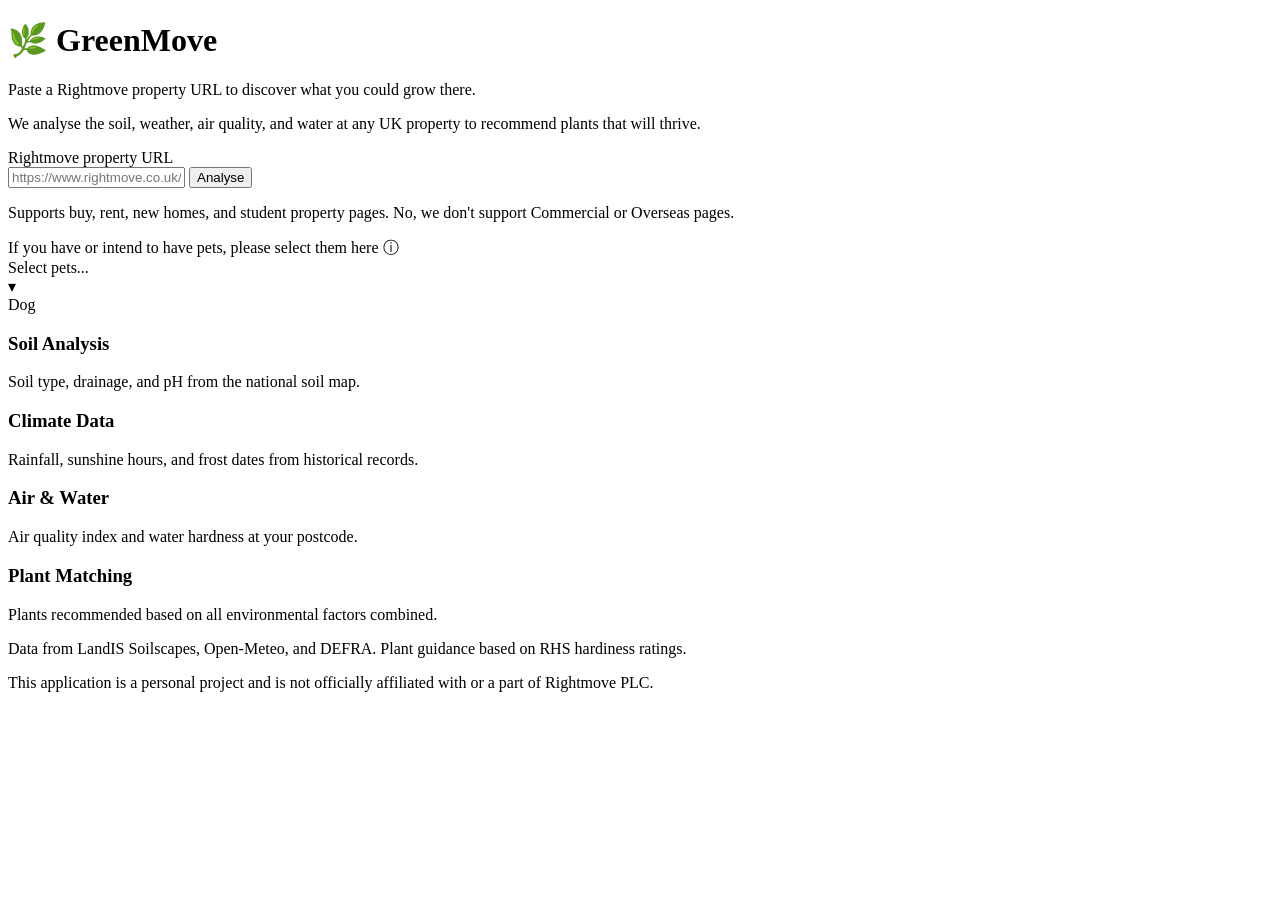
<file: src/main/resources/templates/index.html>
<!DOCTYPE html>
<html xmlns:th="http://www.thymeleaf.org">
<head>
    <meta charset="UTF-8">
    <meta name="viewport" content="width=device-width, initial-scale=1.0">
    <title>GreenMove</title>
    <link rel="stylesheet" th:href="@{/css/style.css}">
</head>
<body>
    <div class="container">
        <header class="hero">
            <h1>&#127807; GreenMove</h1>
            <p class="subtitle">Paste a Rightmove property URL to discover what you could grow there.</p>
            <p class="description">We analyse the soil, weather, air quality, and water at any UK property to recommend plants that will thrive.</p>
        </header>

        <main>
            <form action="/search" method="post" class="search-form" id="search-form">
                <label for="rightmoveUrl">Rightmove property URL</label>
                <div class="input-group">
                    <input type="url" id="rightmoveUrl" name="rightmoveUrl"
                           placeholder="https://www.rightmove.co.uk/properties/123456789"
                           required>
                    <button type="submit" id="search-btn">Analyse</button>
                </div>
                <p class="hint">Supports buy, rent, new homes, and student property pages. No, we don't support Commercial or Overseas pages.</p>

                <div class="pet-selector">
                    <label>If you have or intend to have pets, please select them here <span class="tooltip-trigger" data-tooltip="Toxic plants will be filtered out">&#9432;</span></label>
                    <div class="pet-dropdown" id="pet-dropdown">
                        <div class="pet-dropdown-trigger" id="pet-trigger">
                            <span class="pet-placeholder" id="pet-placeholder">Select pets...</span>
                            <div class="pet-chips" id="pet-chips"></div>
                            <span class="pet-arrow">&#9662;</span>
                        </div>
                        <div class="pet-dropdown-menu" id="pet-menu">
                            <div class="pet-option" th:each="entry : ${petOptions}"
                                 th:data-value="${entry.key}"
                                 th:text="${entry.value}">Dog</div>
                        </div>
                    </div>
                </div>
            </form>

            <section class="features">
                <div class="feature">
                    <h3>Soil Analysis</h3>
                    <p>Soil type, drainage, and pH from the national soil map.</p>
                </div>
                <div class="feature">
                    <h3>Climate Data</h3>
                    <p>Rainfall, sunshine hours, and frost dates from historical records.</p>
                </div>
                <div class="feature">
                    <h3>Air &amp; Water</h3>
                    <p>Air quality index and water hardness at your postcode.</p>
                </div>
                <div class="feature">
                    <h3>Plant Matching</h3>
                    <p>Plants recommended based on all environmental factors combined.</p>
                </div>
            </section>
        </main>

        <footer>
            <p>Data from LandIS Soilscapes, Open-Meteo, and DEFRA. Plant guidance based on RHS hardiness ratings.</p>
            <p>This application is a personal project and is not officially affiliated with or a part of Rightmove PLC.</p>
        </footer>
    </div>
    <script>
        (function() {
            var dropdown = document.getElementById('pet-dropdown');
            var trigger = document.getElementById('pet-trigger');
            var menu = document.getElementById('pet-menu');
            var chipsEl = document.getElementById('pet-chips');
            var placeholder = document.getElementById('pet-placeholder');
            var form = document.getElementById('search-form');
            var selected = new Set();

            trigger.addEventListener('click', function(e) {
                if (e.target.classList.contains('chip-remove')) return;
                dropdown.classList.toggle('open');
            });

            document.addEventListener('click', function(e) {
                if (!dropdown.contains(e.target)) {
                    dropdown.classList.remove('open');
                }
            });

            menu.querySelectorAll('.pet-option').forEach(function(opt) {
                opt.addEventListener('click', function() {
                    var val = opt.dataset.value;
                    if (selected.has(val)) {
                        selected.delete(val);
                        opt.classList.remove('selected');
                    } else {
                        selected.add(val);
                        opt.classList.add('selected');
                    }
                    renderChips();
                });
            });

            function renderChips() {
                chipsEl.innerHTML = '';
                form.querySelectorAll('input[name="pets"]').forEach(function(i) { i.remove(); });

                selected.forEach(function(val) {
                    var opt = menu.querySelector('[data-value="' + val + '"]');
                    var chip = document.createElement('span');
                    chip.className = 'pet-chip';
                    chip.innerHTML = opt.textContent + '<span class="chip-remove" data-val="' + val + '">&times;</span>';
                    chipsEl.appendChild(chip);

                    var input = document.createElement('input');
                    input.type = 'hidden';
                    input.name = 'pets';
                    input.value = val;
                    form.appendChild(input);
                });

                placeholder.style.display = selected.size > 0 ? 'none' : '';
            }

            chipsEl.addEventListener('click', function(e) {
                if (e.target.classList.contains('chip-remove')) {
                    var val = e.target.dataset.val;
                    selected.delete(val);
                    menu.querySelector('[data-value="' + val + '"]').classList.remove('selected');
                    renderChips();
                    e.stopPropagation();
                }
            });

            form.addEventListener('submit', function(e) {
                var urlInput = document.getElementById('rightmoveUrl');
                var match = urlInput.value.match(/\/properties\/(\d+)/);
                if (match) {
                    e.preventDefault();
                    var propertyId = match[1];
                    var url = '/property/' + propertyId;
                    if (selected.size > 0) {
                        url += '?pets=' + Array.from(selected).map(function(p) { return encodeURIComponent(p); }).join(',');
                    }
                    window.location.href = url;
                }
            });
        })();
    </script>
</body>
</html>
</file>
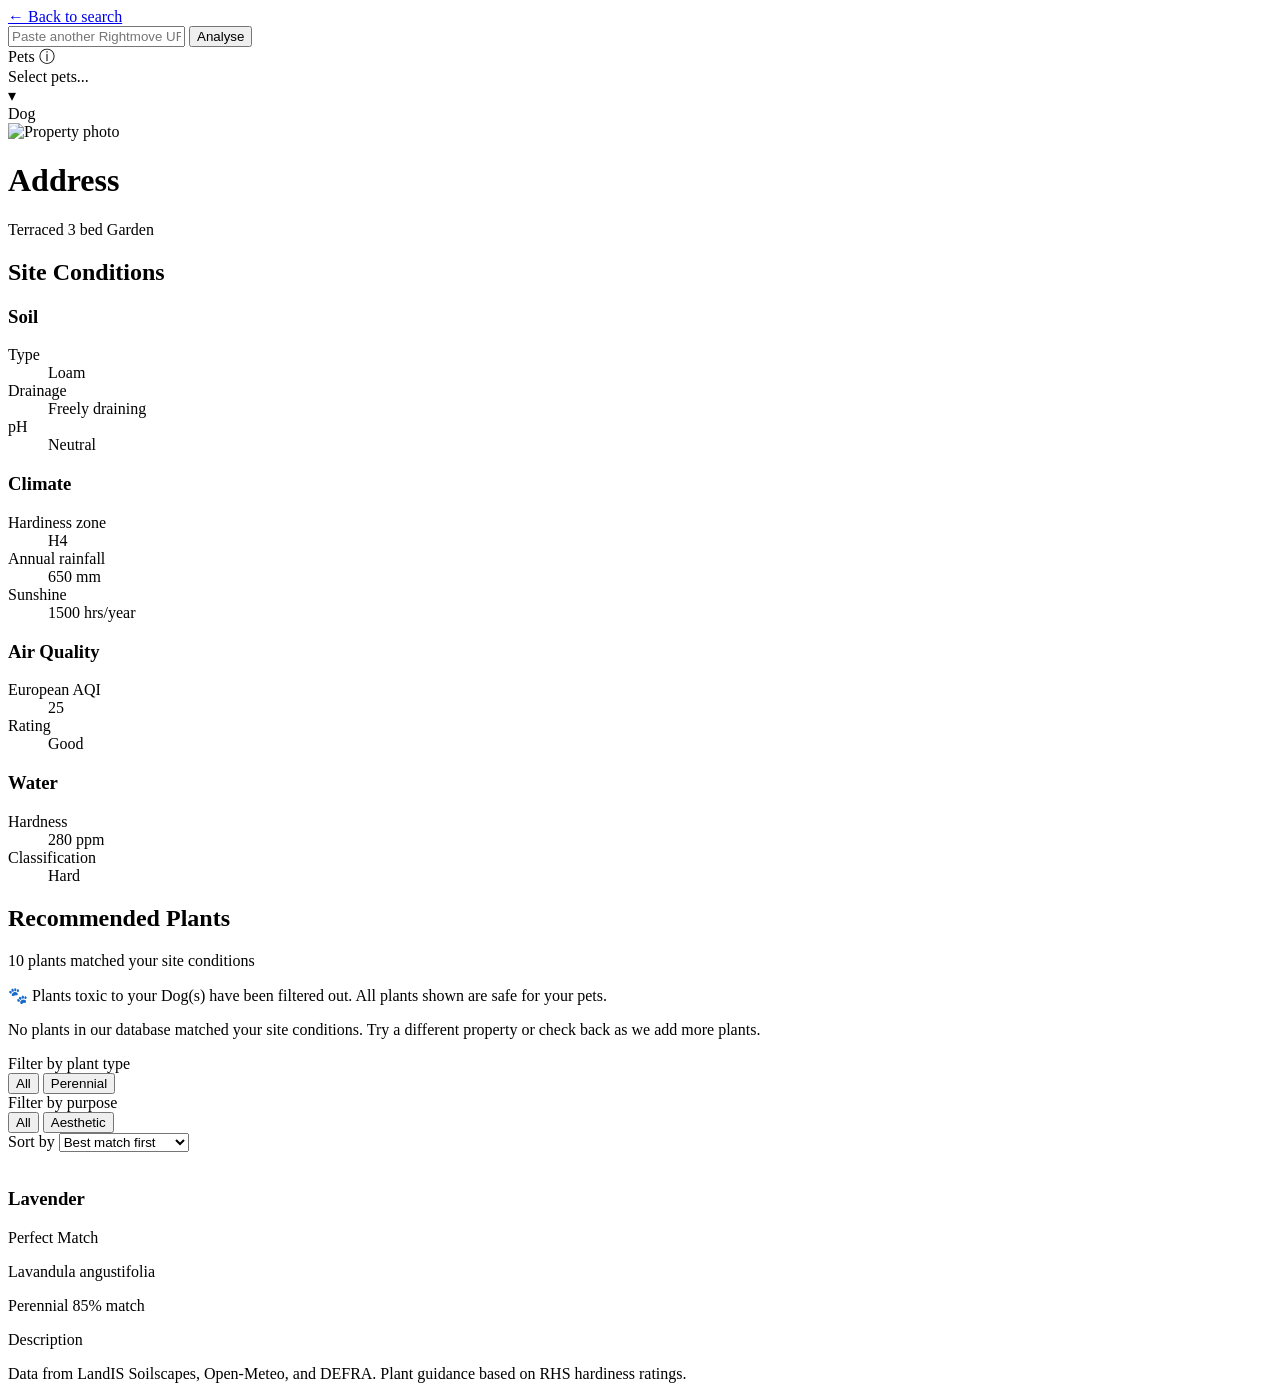
<file: src/main/resources/templates/results.html>
<!DOCTYPE html>
<html xmlns:th="http://www.thymeleaf.org">
<head>
    <meta charset="UTF-8">
    <meta name="viewport" content="width=device-width, initial-scale=1.0">
    <title th:text="${property.displayAddress} + ' — GreenMove'">Results — GreenMove</title>
    <link rel="stylesheet" th:href="@{/css/style.css}">
</head>
<body>
    <div class="container container-wide">
        <header>
            <a href="/" class="back-link">&larr; Back to search</a>
            <form action="/search" method="post" class="results-search-form" id="results-search-form">
                <div class="results-search-row">
                    <input type="url" name="rightmoveUrl" placeholder="Paste another Rightmove URL..." required>
                    <button type="submit">Analyse</button>
                </div>
                <div class="pet-selector pet-selector-compact">
                    <label>Pets <span class="tooltip-trigger" data-tooltip="Toxic plants will be filtered out">&#9432;</span></label>
                    <div class="pet-dropdown" id="pet-dropdown">
                        <div class="pet-dropdown-trigger" id="pet-trigger">
                            <span class="pet-placeholder" id="pet-placeholder">Select pets...</span>
                            <div class="pet-chips" id="pet-chips"></div>
                            <span class="pet-arrow">&#9662;</span>
                        </div>
                        <div class="pet-dropdown-menu" id="pet-menu">
                            <div class="pet-option" th:each="entry : ${petOptions}"
                                 th:data-value="${entry.key}"
                                 th:classappend="${#lists.contains(selectedPets, entry.key)} ? 'selected'"
                                 th:text="${entry.value}">Dog</div>
                        </div>
                    </div>
                </div>
            </form>
            <div class="property-header">
                <img th:if="${property.imageUrl != null}" th:src="${property.imageUrl}" alt="Property photo" class="property-image">
                <div class="property-header-text">
                    <h1 th:text="${property.displayAddress}">Address</h1>
                    <div class="property-meta">
                        <span class="badge" th:text="${property.propertyType}">Terraced</span>
                        <span class="badge" th:if="${property.bedrooms > 0}"
                              th:text="${property.bedrooms} + ' bed'">3 bed</span>
                        <span class="badge" th:classappend="${property.hasGarden} ? 'badge-green' : 'badge-grey'"
                              th:text="${property.hasGarden} ? 'Garden' : 'No garden'">Garden</span>
                    </div>
                </div>
            </div>
        </header>

        <main>
            <section class="site-conditions">
                <h2>Site Conditions</h2>
                <div class="conditions-grid">
                    <div class="condition-card">
                        <h3>Soil</h3>
                        <dl>
                            <dt>Type</dt>
                            <dd th:text="${#strings.capitalize(profile.soilType)}">Loam</dd>
                            <dt>Drainage</dt>
                            <dd th:text="${#strings.capitalize(profile.soilDrainage)}">Freely draining</dd>
                            <dt>pH</dt>
                            <dd th:text="${#strings.capitalize(profile.soilPhRange)}">Neutral</dd>
                        </dl>
                    </div>

                    <div class="condition-card">
                        <h3>Climate</h3>
                        <dl>
                            <dt>Hardiness zone</dt>
                            <dd th:text="${profile.rhsHardinessZone}">H4</dd>
                            <dt>Annual rainfall</dt>
                            <dd th:text="${#numbers.formatDecimal(profile.avgAnnualRainfall, 0, 0)} + ' mm'">650 mm</dd>
                            <dt>Sunshine</dt>
                            <dd th:text="${#numbers.formatDecimal(profile.avgSunshineHours, 0, 0)} + ' hrs/year'">1500 hrs/year</dd>
                        </dl>
                    </div>

                    <div class="condition-card">
                        <h3>Air Quality</h3>
                        <dl>
                            <dt>European AQI</dt>
                            <dd th:text="${profile.airQualityIndex}">25</dd>
                            <dt>Rating</dt>
                            <dd th:text="${profile.airQualityDescription}">Good</dd>
                        </dl>
                    </div>

                    <div class="condition-card">
                        <h3>Water</h3>
                        <dl>
                            <dt>Hardness</dt>
                            <dd th:text="${#numbers.formatDecimal(profile.waterHardnessPpm, 0, 0)} + ' ppm CaCO&#8323;'">280 ppm</dd>
                            <dt>Classification</dt>
                            <dd th:text="${profile.waterHardnessPpm > 300 ? 'Very hard' : (profile.waterHardnessPpm > 200 ? 'Hard' : (profile.waterHardnessPpm > 100 ? 'Moderate' : 'Soft'))}">Hard</dd>
                        </dl>
                    </div>
                </div>
            </section>

            <section class="plants-section">
                <h2 th:text="${property.hasGarden} ? 'Recommended Plants for Your Garden' : 'Recommended Indoor Plants'">
                    Recommended Plants
                </h2>
                <p class="plant-count"><span id="visible-count" th:text="${plantCount}">10</span> plants matched your site conditions</p>

                <div th:if="${!selectedPets.isEmpty()}" class="pet-info">
                    <span class="pet-info-icon">&#128062;</span>
                    <span th:text="${petFilterMessage}">Plants toxic to your Dog(s) have been filtered out. All plants shown are safe for your pets.</span>
                </div>

                <div th:if="${#lists.isEmpty(plants)}" class="no-results">
                    <p>No plants in our database matched your site conditions. Try a different property or check back as we add more plants.</p>
                </div>

                <div th:unless="${#lists.isEmpty(plants)}">
                    <div class="controls-bar">
                        <div class="controls-left">
                            <div class="control-group">
                                <label>Filter by plant type</label>
                                <div class="filter-chips" id="type-chips">
                                    <button class="filter-chip active" data-type="all">All</button>
                                    <button class="filter-chip" th:each="type : ${plantTypes}"
                                            th:data-type="${type}"
                                            th:text="${#strings.capitalize(type)}">Perennial</button>
                                </div>
                            </div>
                            <div class="control-group">
                                <label>Filter by purpose</label>
                                <div class="filter-chips" id="purpose-chips">
                                    <button class="filter-chip active" data-purpose="all">All</button>
                                    <button class="filter-chip" th:each="purpose : ${purposeTypes}"
                                            th:data-purpose="${purpose}"
                                            th:text="${#strings.capitalize(purpose)}">Aesthetic</button>
                                </div>
                            </div>
                        </div>
                        <div class="controls-right">
                            <div class="control-group">
                                <label for="sort-select">Sort by</label>
                                <select id="sort-select">
                                    <option value="suitability-desc" selected>Best match first</option>
                                    <option value="suitability-asc">Least suitable first</option>
                                    <option value="name-asc">Name A &rarr; Z</option>
                                    <option value="name-desc">Name Z &rarr; A</option>
                                </select>
                            </div>
                        </div>
                    </div>

                    <div class="plants-grid" id="plants-grid">
                        <div class="plant-card" th:each="plant : ${plants}"
                             th:data-plant-id="${plant.id}"
                             th:data-name="${plant.commonName}"
                             th:data-score="${plant.suitabilityScore}"
                             th:data-type="${plant.plantType}"
                             th:data-purpose="${plant.purpose}"
                             th:data-indoor="${plant.indoor}"
                             th:data-s-hardiness="${plant.hardinessScore}"
                             th:data-s-soil="${plant.soilScore}"
                             th:data-s-ph="${plant.phScore}"
                             th:data-s-drainage="${plant.drainageScore}"
                             th:data-s-pollution="${plant.pollutionScore}"
                             th:data-s-water="${plant.waterScore}"
                             th:data-r-hardiness="${plant.reqHardiness}"
                             th:data-r-soil="${plant.reqSoil}"
                             th:data-r-ph="${plant.reqPh}"
                             th:data-r-drainage="${plant.reqDrainage}"
                             th:data-r-pollution="${plant.reqPollutionTolerant}"
                             th:data-r-water="${plant.reqHardWaterTolerant}">
                            <img th:if="${plant.imageUrl != null}" th:src="${plant.imageUrl}" alt="" class="plant-image" loading="lazy">
                            <div class="plant-info">
                                <div class="plant-header">
                                    <h3 th:text="${plant.commonName}">Lavender</h3>
                                    <span class="suitability-badge"
                                          th:classappend="${plant.suitabilityScore >= 85 ? 'suitability-perfect' : (plant.suitabilityScore >= 70 ? 'suitability-great' : (plant.suitabilityScore >= 55 ? 'suitability-good' : 'suitability-try'))}"
                                          th:text="${plant.suitabilityLabel}">Perfect Match</span>
                                </div>
                                <p class="latin-name" th:text="${plant.latinName}">Lavandula angustifolia</p>
                                <div class="plant-tags">
                                    <span class="plant-type-badge" th:text="${plant.plantType}">Perennial</span>
                                    <span class="score-text" th:text="${plant.suitabilityScore} + '% match'">85% match</span>
                                </div>
                                <p class="plant-description" th:text="${plant.description}">Description</p>
                            </div>
                        </div>
                    </div>
                </div>
            </section>
        </main>

        <footer>
            <p>Data from LandIS Soilscapes, Open-Meteo, and DEFRA. Plant guidance based on RHS hardiness ratings.</p>
        </footer>
    </div>

    <div id="plant-tooltip" class="plant-tooltip"></div>

    <div id="shopping-panel" class="shopping-panel">
        <div id="shopping-panel-content"></div>
    </div>

    <script th:inline="javascript">
        (function() {
            /* Pet selector */
            var dropdown = document.getElementById('pet-dropdown');
            var trigger = document.getElementById('pet-trigger');
            var menu = document.getElementById('pet-menu');
            var chipsEl = document.getElementById('pet-chips');
            var placeholder = document.getElementById('pet-placeholder');
            var searchForm = document.getElementById('results-search-form');
            var selected = new Set();

            var initialPets = /*[[${selectedPets}]]*/ [];
            initialPets.forEach(function(p) { selected.add(p); });

            trigger.addEventListener('click', function(e) {
                if (e.target.classList.contains('chip-remove')) return;
                dropdown.classList.toggle('open');
            });

            document.addEventListener('click', function(e) {
                if (!dropdown.contains(e.target)) {
                    dropdown.classList.remove('open');
                }
            });

            menu.querySelectorAll('.pet-option').forEach(function(opt) {
                opt.addEventListener('click', function() {
                    var val = opt.dataset.value;
                    if (selected.has(val)) {
                        selected.delete(val);
                        opt.classList.remove('selected');
                    } else {
                        selected.add(val);
                        opt.classList.add('selected');
                    }
                    renderChips();
                });
            });

            function renderChips() {
                chipsEl.innerHTML = '';
                searchForm.querySelectorAll('input[name="pets"]').forEach(function(i) { i.remove(); });

                selected.forEach(function(val) {
                    var opt = menu.querySelector('[data-value="' + val + '"]');
                    var chip = document.createElement('span');
                    chip.className = 'pet-chip';
                    chip.innerHTML = opt.textContent + '<span class="chip-remove" data-val="' + val + '">&times;</span>';
                    chipsEl.appendChild(chip);

                    var input = document.createElement('input');
                    input.type = 'hidden';
                    input.name = 'pets';
                    input.value = val;
                    searchForm.appendChild(input);
                });

                placeholder.style.display = selected.size > 0 ? 'none' : '';
            }

            chipsEl.addEventListener('click', function(e) {
                if (e.target.classList.contains('chip-remove')) {
                    var val = e.target.dataset.val;
                    selected.delete(val);
                    menu.querySelector('[data-value="' + val + '"]').classList.remove('selected');
                    renderChips();
                    e.stopPropagation();
                }
            });

            renderChips();

            if (searchForm) {
                searchForm.addEventListener('submit', function(e) {
                    var input = searchForm.querySelector('input[name="rightmoveUrl"]');
                    var match = input.value.match(/\/properties\/(\d+)/);
                    if (match) {
                        e.preventDefault();
                        var url = '/property/' + match[1];
                        if (selected.size > 0) {
                            url += '?pets=' + Array.from(selected).map(function(p) { return encodeURIComponent(p); }).join(',');
                        }
                        window.location.href = url;
                    }
                });
            }

            /* Filter chip tooltips */
            var typeTooltips = {
                all: 'Show all plant types',
                perennial: 'Plants that live for more than two years and flower repeatedly',
                shrub: 'Woody plants smaller than trees, often with multiple stems',
                tree: 'Large woody plants, typically with a single trunk',
                climber: 'Plants that grow upwards by attaching to walls, fences, or other plants',
                bulb: 'Plants that grow from an underground bulb, corm, or tuber',
                annual: 'Plants that complete their entire lifecycle in a single growing season',
                indoor: 'Houseplants suited to indoor growing conditions'
            };
            var purposeTooltips = {
                all: 'Show all purposes',
                aesthetic: 'Grown primarily for visual appeal in borders, beds, and displays',
                aromatic: 'Fragrant plants grown for their pleasant scent',
                edible: 'Food plants including fruit, vegetables, herbs, and seasonings',
                functional: 'Practical plants for hedging, wildlife habitat, or screening'
            };

            document.querySelectorAll('#type-chips .filter-chip').forEach(function(chip) {
                var key = (chip.dataset.type || '').toLowerCase();
                if (typeTooltips[key]) chip.title = typeTooltips[key];
            });
            document.querySelectorAll('#purpose-chips .filter-chip').forEach(function(chip) {
                var key = (chip.dataset.purpose || '').toLowerCase();
                if (purposeTooltips[key]) chip.title = purposeTooltips[key];
            });

            var grid = document.getElementById('plants-grid');
            if (!grid) return;

            var sortSelect = document.getElementById('sort-select');
            var typeChips = document.querySelectorAll('#type-chips .filter-chip');
            var purposeChips = document.querySelectorAll('#purpose-chips .filter-chip');
            var countEl = document.getElementById('visible-count');
            var activeType = 'all';
            var activePurpose = 'all';

            function getCards() {
                return Array.from(grid.querySelectorAll('.plant-card'));
            }

            function sortCards() {
                var cards = getCards();
                var sortValue = sortSelect.value;

                cards.sort(function(a, b) {
                    if (sortValue === 'suitability-desc') {
                        return parseInt(b.dataset.score) - parseInt(a.dataset.score);
                    } else if (sortValue === 'suitability-asc') {
                        return parseInt(a.dataset.score) - parseInt(b.dataset.score);
                    } else if (sortValue === 'name-asc') {
                        return a.dataset.name.localeCompare(b.dataset.name);
                    } else {
                        return b.dataset.name.localeCompare(a.dataset.name);
                    }
                });

                cards.forEach(function(card) {
                    grid.appendChild(card);
                });
            }

            function filterCards() {
                var cards = getCards();
                var visibleCount = 0;

                cards.forEach(function(card) {
                    var matchesType = (activeType === 'all' || card.dataset.type === activeType);
                    var matchesPurpose = (activePurpose === 'all' || card.dataset.purpose === activePurpose);
                    var show = matchesType && matchesPurpose;
                    card.style.display = show ? '' : 'none';
                    if (show) visibleCount++;
                });

                countEl.textContent = visibleCount;
            }

            sortSelect.addEventListener('change', function() {
                sortCards();
            });

            function setupChipGroup(chips, getActive, setActive, attr) {
                chips.forEach(function(chip) {
                    chip.addEventListener('click', function() {
                        var val = chip.dataset[attr];
                        if (val !== 'all' && val === getActive()) {
                            setActive('all');
                            chips.forEach(function(c) { c.classList.remove('active'); });
                            chips[0].classList.add('active');
                        } else {
                            setActive(val);
                            chips.forEach(function(c) { c.classList.remove('active'); });
                            chip.classList.add('active');
                        }
                        filterCards();
                    });
                });
            }

            setupChipGroup(typeChips,
                function() { return activeType; },
                function(v) { activeType = v; },
                'type');

            setupChipGroup(purposeChips,
                function() { return activePurpose; },
                function(v) { activePurpose = v; },
                'purpose');

            /* Floating tooltip on plant cards */
            var tooltip = document.getElementById('plant-tooltip');

            function scoreLabel(val) {
                if (val >= 0.8) return 'match';
                if (val >= 0.5) return 'partial';
                return 'mismatch';
            }

            function scoreIcon(val) {
                if (val >= 0.8) return '✓';
                if (val >= 0.5) return '~';
                return '✗';
            }

            function capitalize(str) {
                if (!str) return '';
                return str.split(',').map(function(s) {
                    s = s.trim();
                    return s.charAt(0).toUpperCase() + s.slice(1);
                }).join(', ');
            }

            function buildTooltipHtml(card) {
                var isIndoor = card.dataset.indoor === 'true';
                var dims;
                if (isIndoor) {
                    dims = [
                        { name: 'Pollution tolerant', req: card.dataset.rPollution === 'true' ? 'Yes' : 'No', score: parseFloat(card.dataset.sPollution) },
                        { name: 'Hard water tolerant', req: card.dataset.rWater === 'true' ? 'Yes' : 'No', score: parseFloat(card.dataset.sWater) }
                    ];
                } else {
                    dims = [
                        { name: 'Min. hardiness', req: card.dataset.rHardiness || 'Any', score: parseFloat(card.dataset.sHardiness) },
                        { name: 'Soil', req: capitalize(card.dataset.rSoil) || 'Any', score: parseFloat(card.dataset.sSoil) },
                        { name: 'pH', req: capitalize(card.dataset.rPh) || 'Any', score: parseFloat(card.dataset.sPh) },
                        { name: 'Drainage', req: capitalize(card.dataset.rDrainage) || 'Any', score: parseFloat(card.dataset.sDrainage) },
                        { name: 'Pollution tolerant', req: card.dataset.rPollution === 'true' ? 'Yes' : 'No', score: parseFloat(card.dataset.sPollution) },
                        { name: 'Hard water tolerant', req: card.dataset.rWater === 'true' ? 'Yes' : 'No', score: parseFloat(card.dataset.sWater) }
                    ];
                }

                var html = '<div class="tt-title">Plant Requirements</div>';
                dims.forEach(function(d) {
                    var cls = scoreLabel(d.score);
                    var icon = scoreIcon(d.score);
                    html += '<div class="tt-row tt-' + cls + '">'
                         + '<span class="tt-icon">' + icon + '</span>'
                         + '<span class="tt-dim">' + d.name + '</span>'
                         + '<span class="tt-req">' + d.req + '</span>'
                         + '</div>';
                });
                return html;
            }

            grid.addEventListener('mouseover', function(e) {
                var card = e.target.closest('.plant-card');
                if (!card) return;
                tooltip.innerHTML = buildTooltipHtml(card);
                tooltip.style.display = 'block';
            });

            grid.addEventListener('mouseout', function(e) {
                var card = e.target.closest('.plant-card');
                var related = e.relatedTarget ? e.relatedTarget.closest('.plant-card') : null;
                if (card && card !== related) {
                    tooltip.style.display = 'none';
                }
            });

            grid.addEventListener('mousemove', function(e) {
                if (tooltip.style.display !== 'block') return;
                var x = e.pageX + 16;
                var y = e.pageY + 16;
                var tw = tooltip.offsetWidth;
                var th = tooltip.offsetHeight;
                if (x + tw > window.scrollX + window.innerWidth - 8) {
                    x = e.pageX - tw - 16;
                }
                if (y + th > window.scrollY + window.innerHeight - 8) {
                    y = e.pageY - th - 16;
                }
                tooltip.style.left = x + 'px';
                tooltip.style.top = y + 'px';
            });

            /* Shopping panel */
            var currentPanelPlantId = null;

            grid.addEventListener('click', function(e) {
                var card = e.target.closest('.plant-card');
                if (!card) return;
                var plantId = card.dataset.plantId;
                if (!plantId || plantId === '-1') return;
                tooltip.style.display = 'none';
                openShoppingPanel(plantId);
            });

            function openShoppingPanel(plantId) {
                var panel = document.getElementById('shopping-panel');
                var content = document.getElementById('shopping-panel-content');
                currentPanelPlantId = plantId;

                panel.classList.add('open');
                document.body.classList.add('panel-open');
                content.innerHTML = '<div class="panel-loading"><div class="spinner"></div><p>Loading shopping results...</p></div>';

                fetch('/api/plant/' + plantId + '/shop')
                    .then(function(res) {
                        if (!res.ok) throw new Error('Failed to load shopping data');
                        return res.json();
                    })
                    .then(function(data) {
                        if (currentPanelPlantId === plantId) {
                            renderShoppingPanel(data, content);
                        }
                    })
                    .catch(function(err) {
                        if (currentPanelPlantId === plantId) {
                            content.innerHTML = '<button class="panel-close-btn" onclick="closeShoppingPanel()">&times;</button>'
                                + '<p class="panel-error">Could not load shopping results. ' + err.message + '</p>';
                        }
                    });
            }

            window.closeShoppingPanel = function() {
                document.getElementById('shopping-panel').classList.remove('open');
                document.body.classList.remove('panel-open');
                currentPanelPlantId = null;
            };

            document.addEventListener('click', function(e) {
                var panel = document.getElementById('shopping-panel');
                if (!panel.classList.contains('open')) return;
                if (panel.contains(e.target)) return;
                if (e.target.closest('.plant-card')) return;
                closeShoppingPanel();
            });

            document.addEventListener('keydown', function(e) {
                if (e.key === 'Escape') closeShoppingPanel();
            });

            function renderShoppingPanel(data, container) {
                var html = '<button class="panel-close-btn" onclick="closeShoppingPanel()">&times;</button>';
                html += '<h2 class="panel-plant-name">' + esc(data.plantCommonName) + '</h2>';
                if (data.plantLatinName) html += '<p class="panel-latin">' + esc(data.plantLatinName) + '</p>';
                if (data.plantType) html += '<span class="panel-tag">' + esc(data.plantType) + '</span>';
                if (data.plantDescription) html += '<p class="panel-desc">' + esc(data.plantDescription) + '</p>';

                if (data.apiAvailable) {
                    var hasGoogle = data.googleCategories && data.googleCategories.some(function(c) { return c.results.length > 0; });
                    var hasEbay = data.ebayResults && data.ebayResults.some(function(c) { return c.results.length > 0; });

                    if (hasGoogle || hasEbay) {
                        html += '<div class="source-tabs">';
                        if (hasGoogle) html += '<button class="stab active" data-tab="google">Google Shopping</button>';
                        if (hasEbay) html += '<button class="stab' + (hasGoogle ? '' : ' active') + '" data-tab="ebay">eBay</button>';
                        html += '</div>';
                    }

                    if (hasGoogle) {
                        html += '<div class="tab-content" id="tab-google">';
                        data.googleCategories.forEach(function(cat) {
                            if (cat.results.length === 0) return;
                            html += '<h3 class="panel-section">' + esc(cat.label) + '</h3>';
                            cat.results.forEach(function(item) { html += renderShoppingItem(item); });
                        });
                        html += '</div>';
                    }

                    if (hasEbay) {
                        html += '<div class="tab-content" id="tab-ebay" style="' + (hasGoogle ? 'display:none' : '') + '">';
                        data.ebayResults.forEach(function(cat) {
                            if (cat.results.length === 0) return;
                            html += '<h3 class="panel-section">' + esc(cat.label) + '</h3>';
                            cat.results.forEach(function(item) { html += renderShoppingItem(item); });
                        });
                        html += '</div>';
                    }

                    if (data.accessories && data.accessories.some(function(c) { return c.results.length > 0; })) {
                        html += '<h3 class="panel-section panel-section-accent">You might also need</h3>';
                        data.accessories.forEach(function(cat) {
                            if (cat.results.length === 0) return;
                            html += '<h4 class="panel-subsection">' + esc(cat.label) + '</h4>';
                            cat.results.forEach(function(item) { html += renderShoppingItem(item); });
                        });
                    }
                } else {
                    html += '<p class="panel-api-note">Product search is currently unavailable. Browse these specialist retailers instead.</p>';
                }

                if (data.retailerLinks && data.retailerLinks.length > 0) {
                    html += '<h3 class="panel-section">Shop at specialist retailers</h3>';
                    html += '<div class="retailer-links">';
                    data.retailerLinks.forEach(function(r) {
                        html += '<a href="' + esc(r.searchUrl) + '" target="_blank" rel="noopener" class="retailer-link-card">'
                            + '<div class="retailer-name">' + esc(r.name) + '</div>'
                            + '<div class="retailer-domain">' + esc(r.domain) + '</div>'
                            + '<div class="retailer-desc">' + esc(r.description) + '</div>'
                            + '</a>';
                    });
                    html += '</div>';
                }

                container.innerHTML = html;

                container.querySelectorAll('.stab').forEach(function(tab) {
                    tab.addEventListener('click', function() {
                        container.querySelectorAll('.stab').forEach(function(t) { t.classList.remove('active'); });
                        container.querySelectorAll('.tab-content').forEach(function(tc) { tc.style.display = 'none'; });
                        tab.classList.add('active');
                        var target = document.getElementById('tab-' + tab.dataset.tab);
                        if (target) target.style.display = 'block';
                    });
                });
            }

            function renderShoppingItem(item) {
                var stars = item.rating ? '★ ' + item.rating : '';
                var reviewsText = item.reviews ? '(' + item.reviews + ' reviews)' : '';
                var oldPrice = item.oldPrice ? '<span class="shop-old-price">' + esc(item.oldPrice) + '</span>' : '';
                var delivery = item.delivery ? '<div class="shop-delivery">' + esc(item.delivery) + '</div>' : '';
                var badge = item.badge ? '<span class="shop-badge">' + esc(item.badge) + '</span>' : '';
                var thumb = item.thumbnail ? '<img src="' + esc(item.thumbnail) + '" alt="" class="shop-thumb">' : '';
                var source = item.source ? '<div class="shop-source">' + esc(item.source) + '</div>' : '';

                return '<a href="' + esc(item.link) + '" target="_blank" rel="noopener" class="shopping-item">'
                    + thumb
                    + '<div class="shopping-item-info">'
                    + '<div class="shop-title">' + esc(item.title) + '</div>'
                    + source
                    + (stars ? '<div class="shop-rating">' + stars + ' ' + reviewsText + '</div>' : '')
                    + '<div class="shop-price">' + esc(item.price || 'Price not available') + ' ' + oldPrice + '</div>'
                    + delivery
                    + badge
                    + '</div></a>';
            }

            function esc(str) {
                if (!str) return '';
                var d = document.createElement('div');
                d.appendChild(document.createTextNode(str));
                return d.innerHTML;
            }
        })();
    </script>
</body>
</html>
</file>
